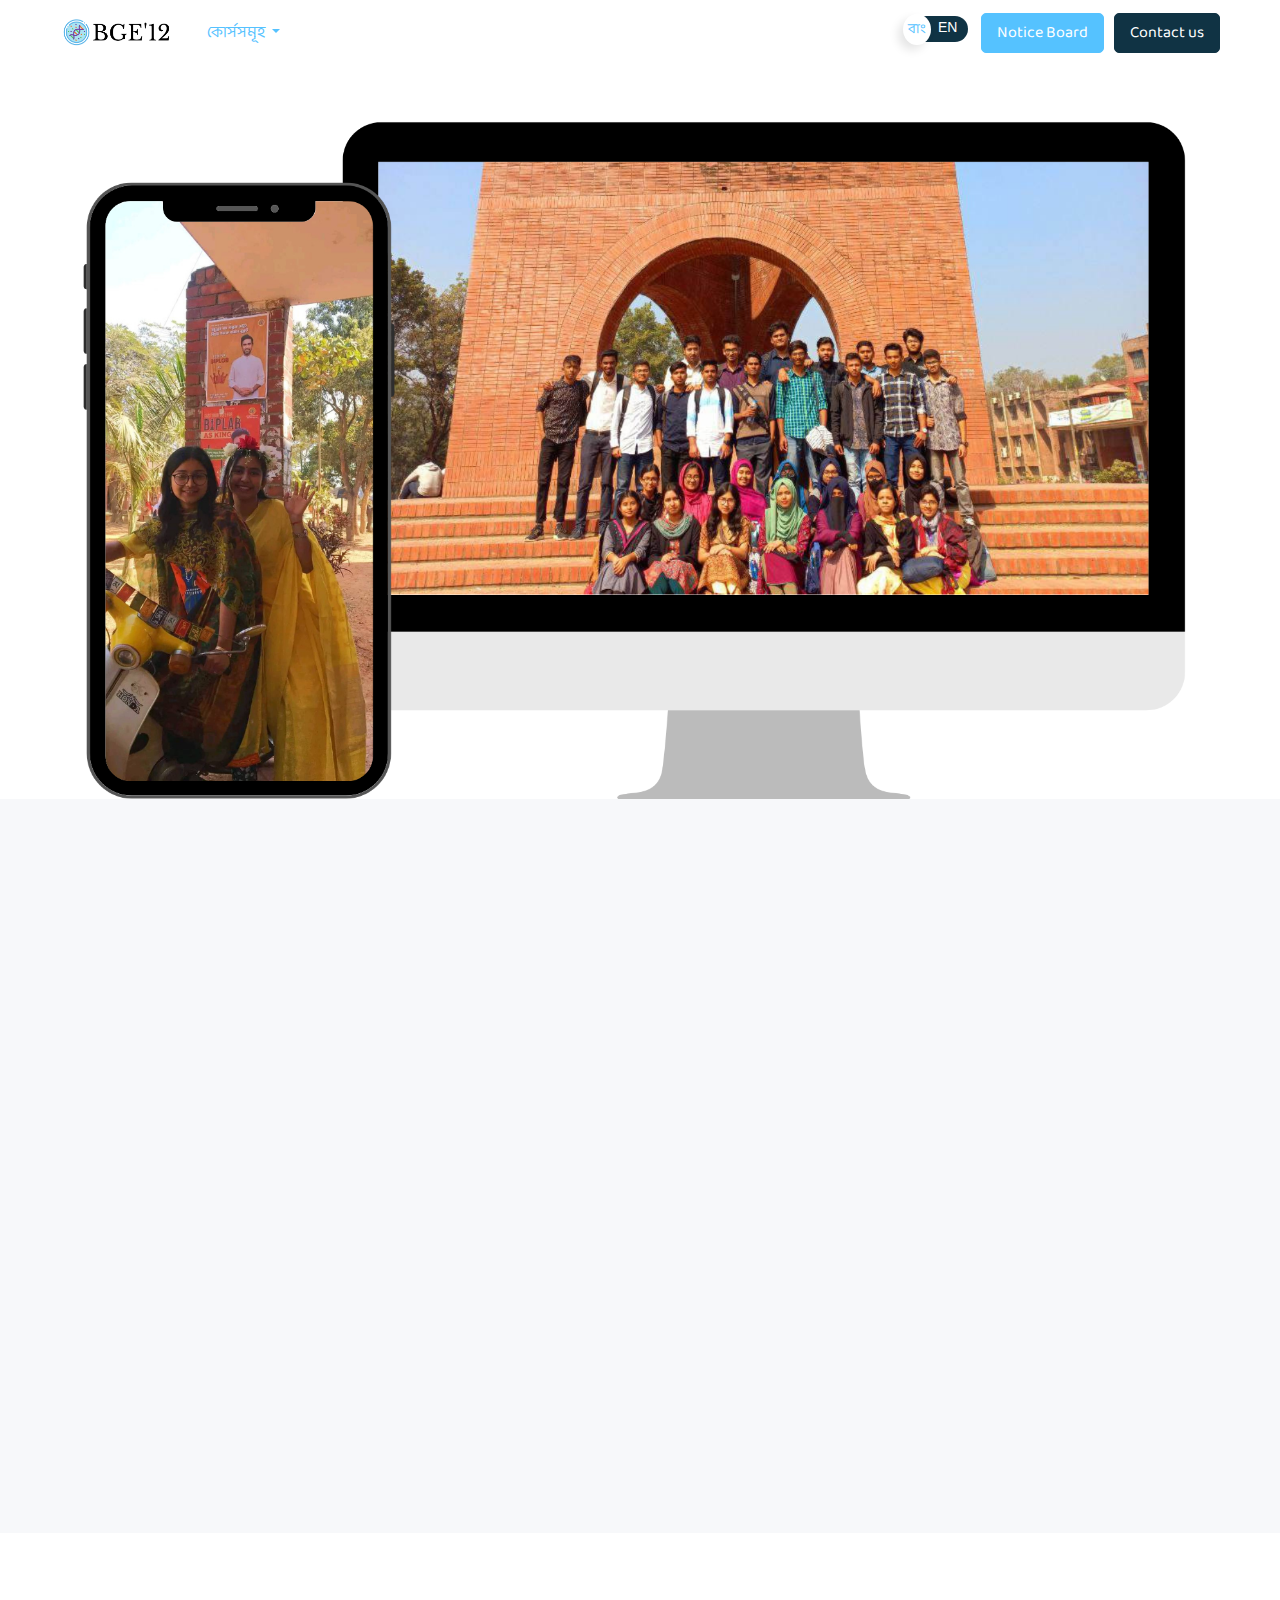
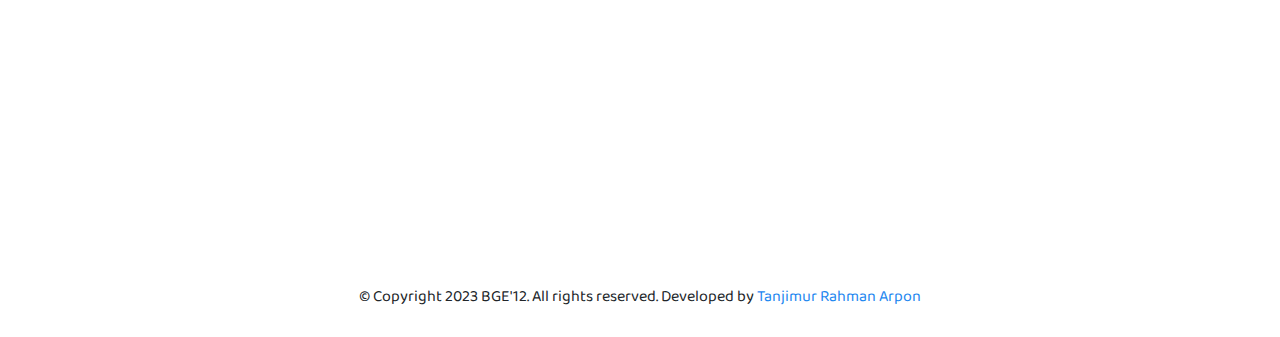
<file: index.html>
<!DOCTYPE html>
<html lang="en">
<head>
  <!--Meta Tags-->
  <meta charset="UTF-8">
  <meta name="viewport" content="width=device-width, initial-scale=1.0">
  <meta http-equiv="X-UA-Compatible" content="ie=edge">
  <!--Favicon-->
  <link rel="shortcut icon" href="./img/index.png">
  <!--Title-->
  <title>BGE'12 - Home</title>
  <!--Google Fonts-->
  <link href="https://fonts.googleapis.com/css2?family=Baloo+Da+2:wght@400;500;600;700;800&family=Barlow:wght@400;500;700;800;900&display=swap" rel="stylesheet"> 
  <!--Font Awesome Files-->
  <link rel="stylesheet" href="https://use.fontawesome.com/releases/v5.14.0/css/all.css" integrity="sha384-HzLeBuhoNPvSl5KYnjx0BT+WB0QEEqLprO+NBkkk5gbc67FTaL7XIGa2w1L0Xbgc" crossorigin="anonymous">
  <!--CSS Files-->
  <link rel="stylesheet" href="css/owl.carousel.min.css">
  <link rel="stylesheet" href="css/owl.theme.default.min.css">
  <link rel="stylesheet" href="css/bootstrap.css">
  <link rel="stylesheet" href="css/uikit.min.css">
  <link rel="stylesheet" href="css/navbar-fixed.css">
  <link rel="stylesheet" href="css/aos.css">
  <link rel="stylesheet" href="css/style.css">
</head>
<body>
  
  <!--Navigation-->
  <nav class="navbar navbar-expand-lg navbar-light bg-white" uk-sticky="top: 100; animation: uk-animation-slide-top; bottom: #sticky-on-scroll-up">
    <div class="container">
    <a class="navbar-brand" href="index.html">
      <img src="./img/logo.png" style="height: 2rem;" class="img-fluid" alt="Ten Minute School">
    </a>
    <button class="navbar-toggler" type="button" data-toggle="collapse" data-target="#navbarNavDropdown" aria-controls="navbarNavDropdown" aria-expanded="false" aria-label="Toggle navigation">
      <span class="navbar-toggler-icon"></span>
    </button>
    <div class="collapse navbar-collapse" id="navbarNavDropdown">
      <ul class="navbar-nav">
        <li class="nav-item dropdown">
          <a class="nav-link dropdown-toggle" href="#" id="navbarDropdownMenuLink" role="button" data-toggle="dropdown" aria-haspopup="true" aria-expanded="false">
            কোর্সসমূহ
          </a>
          <div class="dropdown-menu" aria-labelledby="navbarDropdownMenuLink">
            <a class="dropdown-item" href="courses/c-programming/playlist.html">C-Programming</a>
            <a class="dropdown-item" href="courses/html/playlist.html">HTML</a>
          </div>
        </li>
      </ul>
      <ul class="navbar-nav mt-0 ml-auto">
        <li class="nav-item d-none d-lg-block">
          <a href="english.html" class="nav-link">
            <div class="lang-btn">
             <h6>EN</h6>
            <span>বাং</span>
            </div>
          </a>
        </li>
        <li class="nav-item">
          <a href="https://docs.google.com/spreadsheets/d/1ACN_Ili0R_uG3HmD1mLTQljLFK_Eh_7sZmfZIol1YzY/edit?usp=sharing" class="nav-link menu-btn1"><i class="fas fa-chalkboard"></i> Notice Board</a>
        </li>
        <li class="nav-item">
          <a href="contact.html" class="nav-link menu-btn2"><i class="fas fa-address-book"></i>  Contact us</a>
        </li>
      </ul>
    </div>
  </div>
  </nav>
<div class="col-12 mt-5">
  <img src="img/c_1.png" class="img-fluid d-block" alt="">
</div>
</div>

 <!--Books Section-->
 <section id="Books" class="text-center py-5 mb-5">
   <div class="container">
     <div class="row">
       <div class="col-lg-12">
        <h2 class="section-title" data-aos="fade-up">Necessary Materials</h2>
        <a href="#" class="sub-title" data-aos="fade-up">BGE Store  <span><i class="fa fa-chevron-right"></i></span></a>
       </div>
     </div>
        <div class="owl-carousel owl-theme" data-aos="fade-up">
      <div class="item">
        <div class="slider-content pb-5 pt-2 my-4">
          <a href="https://drive.google.com/drive/folders/1njIV-37R-VxDd9zJdCkBK_pTVVjHzOIe?usp=sharing">
            <img src="img/rutine.png" alt="spoken-eng-thumb" class="slider-img img-fluid">
            <h3 class="slider-title">Class Routine</h3>
            <p class="book-author">Biotechnology & Genetic Engineering</p>
          </a>
        </div>
      </div>
      <div class="item">
        <div class="slider-content pb-5 pt-2 my-4">
          <a href="https://drive.google.com/drive/folders/1-8fB7ikfQ3MtDmZC2kfKMPzNsffDlbJw?usp=sharing">
            <img src="img/lecture.png" alt="spoken-eng-thumb" class="slider-img img-fluid">
            <h3 class="slider-title">Lecture Sheet</h3>
            <p class="book-author">Biotechnology & Genetic Engineering</p>
          </a>
        </div>
      </div>
         <div class="item">
        <div class="slider-content pb-5 pt-2 my-4">
          <a href="https://docs.google.com/spreadsheets/d/1ACN_Ili0R_uG3HmD1mLTQljLFK_Eh_7sZmfZIol1YzY/edit?usp=sharing">
            <img src="img/notice.png" alt="spoken-eng-thumb" class="slider-img img-fluid">
            <h3 class="slider-title">Notice Board</h3>
            <p class="book-author">Biotechnology & Genetic Engineering</p>
          </a>
        </div>
      </div>
      <div class="item">
        <div class="slider-content pb-5 pt-2 my-4">
          <a href="#">
            <img src="img/image.png" alt="spoken-eng-thumb" class="slider-img img-fluid">
            <h3 class="slider-title">Image Gallery</h3>
            <p class="book-author">Biotechnology & Genetic Engineering</p>
          </a>
        </div>
      </div>
          

  
 </section>
 <section id="brac-section" class="my-5">
  <div class="container">
    <div class="row p-5" data-aos="fade-up">
      <div class="col-lg-6 text-center">
        <img src="img/club.png" class="img-fluid" style="max-height: 10em; width: auto;" alt="Brac">
      </div>
      <div class="col-lg-6">
        <h2 class="mb-2 section-title">Jahangirnagar University Club</h2>
        <p>জাহাঙ্গীরনগর বিশ্ববিদ্যালয়ের সকল ক্লাব সম্পর্কিত তথ্যের জন্য এক্সপ্লোর বাটনে ক্লিক করুন </p>
        <a href="#" class="button btn-brac">Explore <span><i class="fa fa-chevron-right"></i></span></a>
      </div>
    </div>
  </div>
</section>
  <footer style="text-align: center;">
  <p class="cp-text">
      © Copyright 2023 BGE'12. All rights reserved. Developed by <a href="https://www.facebook.com/arpon.tanjimur/">Tanjimur Rahman Arpon</a>
  </p>
  </footer>


  <!--JS Scripts-->
  <script src="js/jquery.min.js"></script>
  <script src="js/popper.js"></script>
  <script src="js/navbar-fixed.js"></script>
  <script src="js/uikit.min.js"></script>
  <script src="js/uikit-icons.min.js"></script>
  <script src="js/owl.carousel.min.js"></script>
  <script src="js/aos.js"></script>
  <script src="js/bootstrap.min.js"></script>
  <script src="js/main.js"></script>
</body>
</html>
</file>
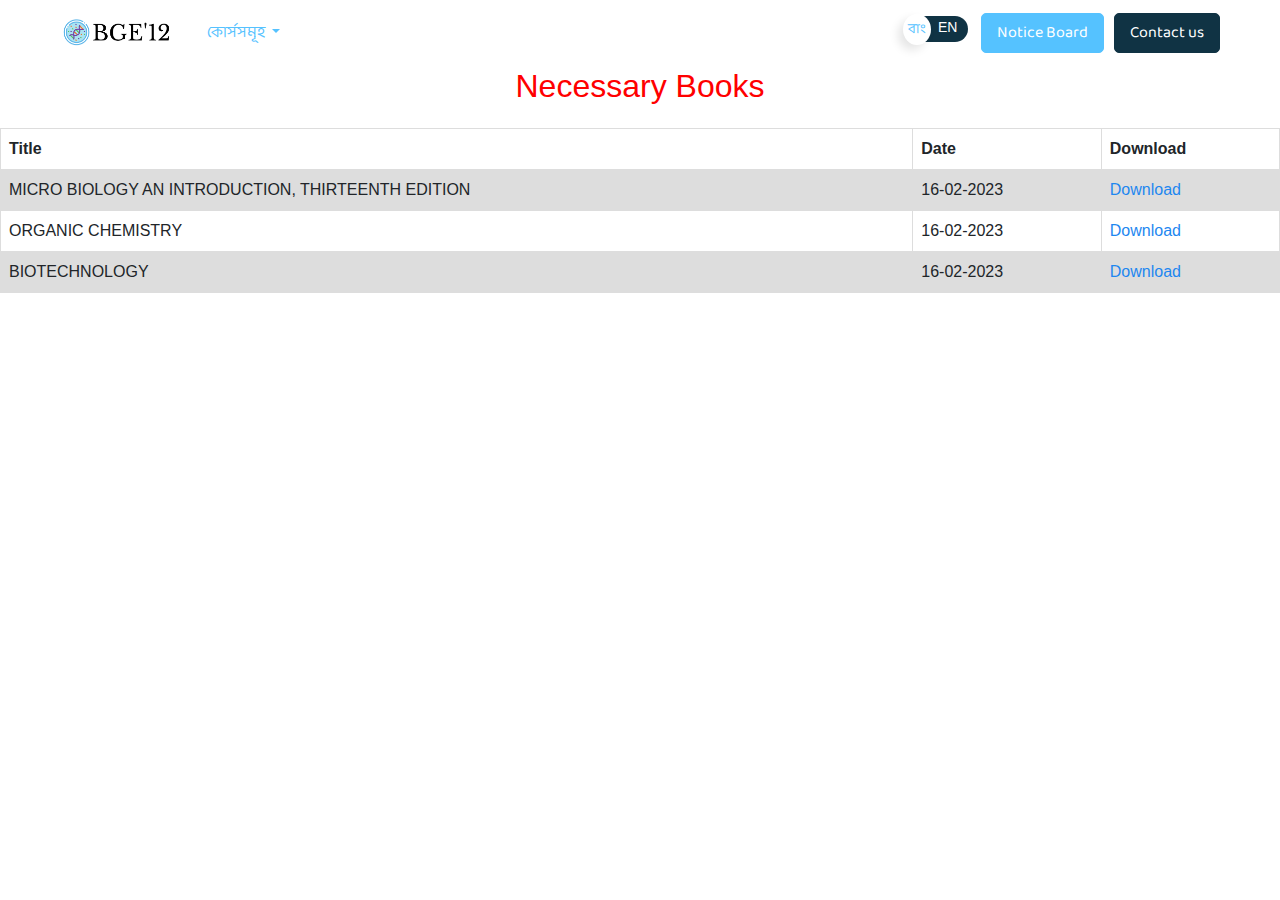
<file: book.html>
<!DOCTYPE html>
<html lang="en">
<head>
  <!--Meta Tags-->
  <meta charset="UTF-8">
  <meta name="viewport" content="width=device-width, initial-scale=1.0">
  <meta http-equiv="X-UA-Compatible" content="ie=edge">
  <!--Favicon-->
  <link rel="shortcut icon" href="./img/index.png">
  <!--Title-->
  <title>BGE'12 - Necessary Books</title>
  <!--Google Fonts-->
  <link href="https://fonts.googleapis.com/css2?family=Baloo+Da+2:wght@400;500;600;700;800&family=Barlow:wght@400;500;700;800;900&display=swap" rel="stylesheet"> 
  <!--Font Awesome Files-->
  <link rel="stylesheet" href="https://use.fontawesome.com/releases/v5.14.0/css/all.css" integrity="sha384-HzLeBuhoNPvSl5KYnjx0BT+WB0QEEqLprO+NBkkk5gbc67FTaL7XIGa2w1L0Xbgc" crossorigin="anonymous">
  <!--CSS Files-->
  <link rel="stylesheet" href="css/owl.carousel.min.css">
  <link rel="stylesheet" href="css/owl.theme.default.min.css">
  <link rel="stylesheet" href="css/bootstrap.css">
  <link rel="stylesheet" href="css/uikit.min.css">
  <link rel="stylesheet" href="css/navbar-fixed.css">
  <link rel="stylesheet" href="css/aos.css">
  <link rel="stylesheet" href="css/style.css">
  <style>
    table {
      font-family: arial, sans-serif;
      border-collapse: collapse;
      width: 100%;
    }
    
    td, th {
      border: 1px solid #dddddd;
      text-align: left;
      padding: 8px;
    }
    
    tr:nth-child(even) {
      background-color: #dddddd;
    }
    </style>
</head>
<body>
  
  <!--Navigation-->
  <nav class="navbar navbar-expand-lg navbar-light bg-white" uk-sticky="top: 100; animation: uk-animation-slide-top; bottom: #sticky-on-scroll-up">
    <div class="container">
    <a class="navbar-brand" href="index.html">
      <img src="./img/logo.png" style="height: 2rem;" class="img-fluid" alt="Ten Minute School">
    </a>
    <button class="navbar-toggler" type="button" data-toggle="collapse" data-target="#navbarNavDropdown" aria-controls="navbarNavDropdown" aria-expanded="false" aria-label="Toggle navigation">
      <span class="navbar-toggler-icon"></span>
    </button>
    <div class="collapse navbar-collapse" id="navbarNavDropdown">
      <ul class="navbar-nav">
        <li class="nav-item dropdown">
          <a class="nav-link dropdown-toggle" href="#" id="navbarDropdownMenuLink" role="button" data-toggle="dropdown" aria-haspopup="true" aria-expanded="false">
            কোর্সসমূহ
          </a>
          <div class="dropdown-menu" aria-labelledby="navbarDropdownMenuLink">
            <a class="dropdown-item" href="courses/c-programming/playlist.html">C-Programming</a>
            <a class="dropdown-item" href="courses/html/playlist.html">HTML</a>
          </div>
        </li>
      </ul>
      <ul class="navbar-nav mt-0 ml-auto">
        <li class="nav-item d-none d-lg-block">
          <a href="english.html" class="nav-link">
            <div class="lang-btn">
             <h6>EN</h6>
            <span>বাং</span>
            </div>
          </a>
        </li>
        <li class="nav-item">
          <a href="https://docs.google.com/spreadsheets/d/1ACN_Ili0R_uG3HmD1mLTQljLFK_Eh_7sZmfZIol1YzY/edit?usp=sharing" class="nav-link menu-btn1"><i class="fas fa-chalkboard"></i> Notice Board</a>
        </li>
        <li class="nav-item">
          <a href="contact.html" class="nav-link menu-btn2"><i class="fas fa-address-book"></i>  Contact us</a>
        </li>
      </ul>
    </div>
  </div>
  </nav>
  <div class="section-title1">
    <h2 style="color: red; text-align:center">Necessary Books</h2>
        </div>
       
  <table>
    <tr>
      <th>Title</th>
      <th>Date</th>
      <th>Download</th>
    </tr>
    <tr>
      <td>MICRO BIOLOGY AN INTRODUCTION, THIRTEENTH EDITION</td>
      <td>16-02-2023</td>
      <td><a href="https://drive.google.com/file/d/1IKhnFcT2EMRQxbY953Ce_dcAWmlpc4jr/view?usp=sharing" download>Download</a></td>
    </tr>
    <tr>
      <td>ORGANIC CHEMISTRY</td>
      <td>16-02-2023</td>
      <td><a href="https://drive.google.com/file/d/1gr7FrKEY0ovpzsqKz5O3MImOby-4Ifqi/view?usp=sharing" download>Download</a></td>
    </tr>
    <tr>
      <td>BIOTECHNOLOGY</td>
      <td>16-02-2023</td>
      <td><a href="https://drive.google.com/file/d/1KDK_t8L4_px1PTGf_UOOCFQ099ygTv7X/view?usp=sharing" download>Download</a></td>
    </tr>

  </table>





  <!--JS Scripts-->
  <script src="js/jquery.min.js"></script>
  <script src="js/popper.js"></script>
  <script src="js/navbar-fixed.js"></script>
  <script src="js/uikit.min.js"></script>
  <script src="js/uikit-icons.min.js"></script>
  <script src="js/owl.carousel.min.js"></script>
  <script src="js/aos.js"></script>
  <script src="js/bootstrap.min.js"></script>
  <script src="js/main.js"></script>
</body>
</html>
</file>
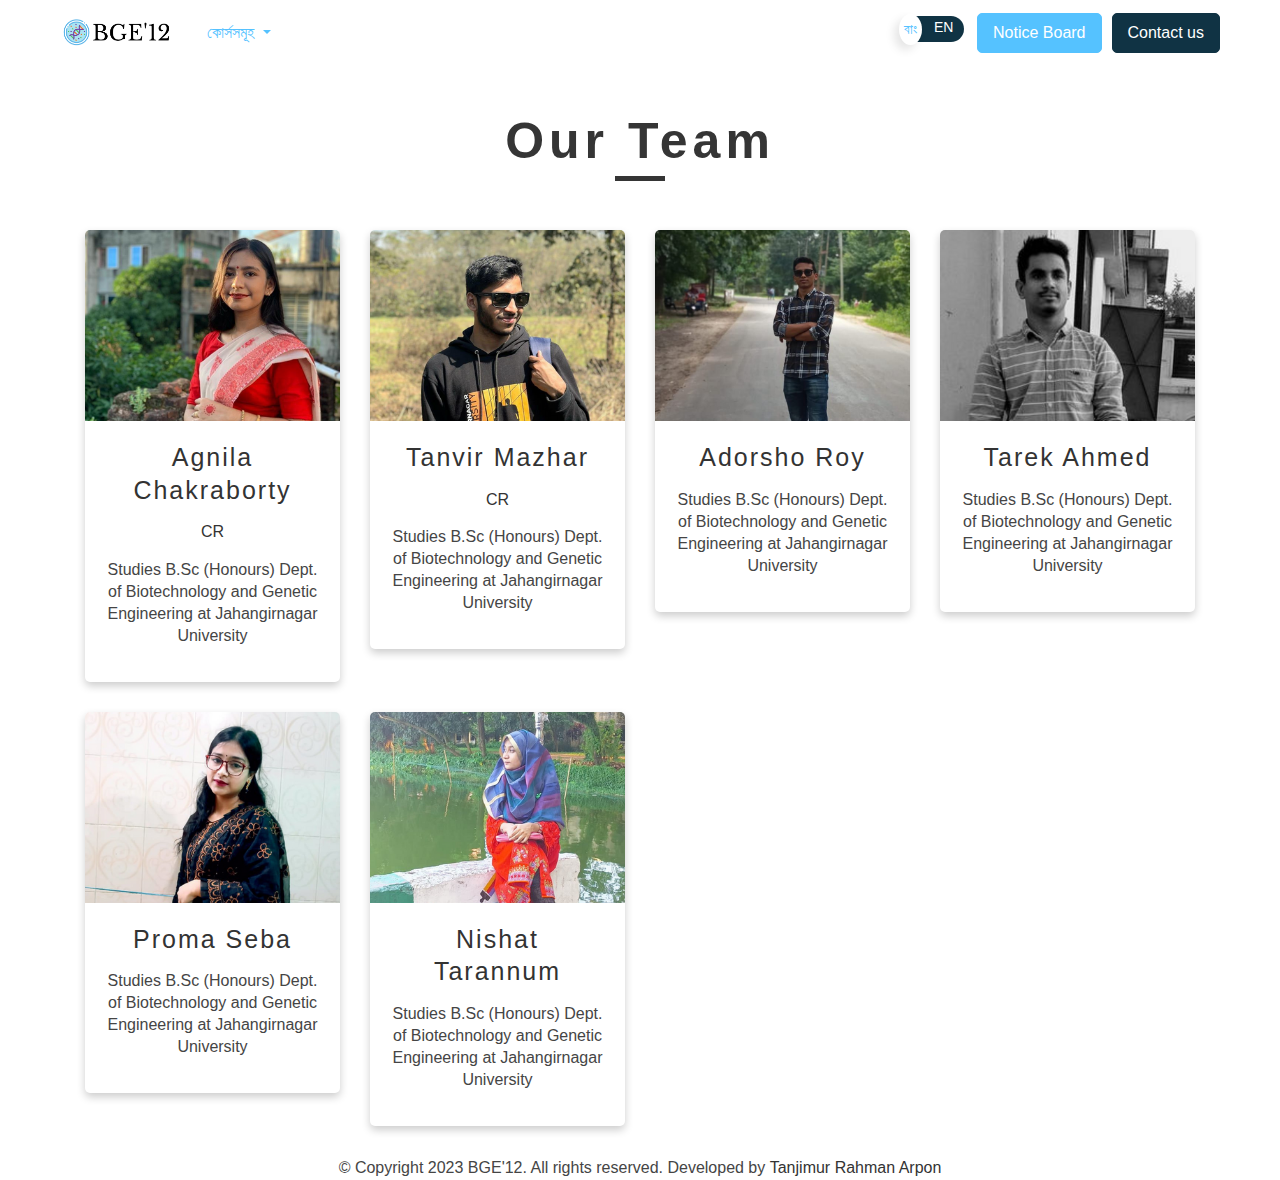
<file: contact.html>
<!DOCTYPE html>
<html lang="en">
<head>
  <!--Meta Tags-->
  <meta charset="UTF-8">
  <meta name="viewport" content="width=device-width, initial-scale=1.0">
  <meta http-equiv="X-UA-Compatible" content="ie=edge">
  <!--Favicon-->
  <link rel="shortcut icon" href="./img/index.png">
  <!--Title-->
  <title>BGE'12 - Contact</title>
  <!--Google Fonts-->
  <link href="https://fonts.googleapis.com/css2?family=Baloo+Da+2:wght@400;500;600;700;800&family=Barlow:wght@400;500;700;800;900&display=swap" rel="stylesheet"> 
  <!--Font Awesome Files-->
  <link rel="stylesheet" href="https://use.fontawesome.com/releases/v5.14.0/css/all.css" integrity="sha384-HzLeBuhoNPvSl5KYnjx0BT+WB0QEEqLprO+NBkkk5gbc67FTaL7XIGa2w1L0Xbgc" crossorigin="anonymous">
  <!--CSS Files-->
  <link rel="stylesheet" href="css/owl.carousel.min.css">
  <link rel="stylesheet" href="css/owl.theme.default.min.css">
  <link rel="stylesheet" href="css/bootstrap.css">
  <link rel="stylesheet" href="css/uikit.min.css">
  <link rel="stylesheet" href="css/navbar-fixed.css">
  <link rel="stylesheet" href="css/aos.css">
  <link rel="stylesheet" href="css/style.css">
  <style>
  /**********************************/
/********** General CSS ***********/
/**********************************/
*,
*::before,
*::after {
    box-sizing: border-box;
}

html {
    font-family: sans-serif;
    line-height: 1.15;
    -webkit-text-size-adjust: 100%;
    -webkit-tap-highlight-color: rgba(0, 0, 0, 0);
}

body {
    font-family: 'Lato', sans-serif;
    color: #454545;
    font-weight: 300;
    background: #ffffff;
}

a {
    color: #333333;
    font-weight: 400;
    outline: none;
    text-decoration: none;
    transition: 0.5s;
}

a:hover,
a:active,
a:focus {
    outline: none;
    text-decoration: none;
}

p {
    padding: 0;
    margin: 0 0 15px 0;
    color: #454545;
    font-weight: 300;
}

h1,
h2,
h3,
h4,
h5,
h6 {
    padding: 0;
    margin: 0 0 15px 0;
    color: #333333;
    font-weight: 700;
    
}

h1 {
    font-weight: 900;
}

img {
    width: 100%;
    height: auto;
}



/**********************************/
/***** Layout & Section Title *****/
/**********************************/
.container {
    width: 100%;
    padding-right: 15px;
    padding-left: 15px;
    margin-right: auto;
    margin-left: auto;
}

@media (min-width: 576px) {
    .container {
        max-width: 540px;
    }
}

@media (min-width: 768px) {
    .container {
        max-width: 720px;
    }
}

@media (min-width: 992px) {
    .container {
        max-width: 960px;
    }
}

@media (min-width: 1200px) {
    .container {
        max-width: 1140px;
    }
}

.row {
    display: -ms-flexbox;
    display: flex;
    -ms-flex-wrap: wrap;
    flex-wrap: wrap;
    margin-right: -15px;
    margin-left: -15px;
}

.column {
    position: relative;
    width: 100%;
    padding-right: 15px;
    padding-left: 15px;
    -ms-flex: 0 0 100%;
    flex: 0 0 100%;
    max-width: 100%;
}

@media (min-width: 576px) {
    .column {
        -ms-flex: 0 0 50%;
        flex: 0 0 50%;
        max-width: 50%;
    }
}

@media (min-width: 768px) {
    .column {
        -ms-flex: 0 0 33.333333%;
        flex: 0 0 33.333333%;
        max-width: 33.333333%;
    }
}

@media (min-width: 992px) {
    .column {
        -ms-flex: 0 0 25%;
        flex: 0 0 25%;
        max-width: 25%;
    }
}

.section-title {
    width: 100%;
    text-align: center;
    padding: 45px 0 30px 0;
}

.section-title::after {
    position: absolute;
    content: "";
    width: 50px;
    height: 5px;
    left: calc(50% - 25px);
    background: #353535;
}

.section-title h1 {
    color: #353535;
    font-size: 50px;
    letter-spacing: 5px;
    margin-bottom: 5px;
}

@media(max-width: 767.98px) {
    .section-title h1 {
        font-size: 40px;
        letter-spacing: 3px;
    }
}

@media(max-width: 567.98px) {
    .section-title h1 {
        font-size: 30px;
        letter-spacing: 2px;
    }
}
  
/**********************************/
/********** Team #2 Style *********/
/**********************************/
.team-2 {
    text-align: center;
    margin-bottom: 30px;
    border-radius: 5px;
    box-shadow: 0 4px 8px 0 rgba(0, 0, 0, 0.2);
}

.team-2 .team-img {
    position: relative;
    font-size: 0;
    border-radius: 5px 5px 0 0;
}

.team-2 .team-img img {
    width: 100%;
    height: auto;
    border-radius: 5px 5px 0 0;
}

.team-2 .team-social {
    position: absolute;
    width: 100%;
    height: 100%;
    padding: 20px;
    top: 0;
    left: 0;
    display: flex;
    align-items: center;
    justify-content: center;
    background: rgba(255, 255, 255, .5);
    transition: all .3s;
    font-size: 0;
    z-index: 1;
    opacity: 0;
}

.team-2:hover .team-social {
    opacity: 1;
}

.team-2 .team-social a {
    display: inline-block;
    width: 40px;
    height: 40px;
    margin-right: 5px;
    padding: 11px 0 10px 0;
    font-size: 16px;
    font-weight: 300;
    line-height: 16px;
    text-align: center;
    color: #ffffff;
    border-radius: 5px;
    transition: all .3s;
    margin-top: 50px;
}

.team-2 .team-social a.social-tw {
    background: #00acee;
}

.team-2 .team-social a.social-fb {
    background: #3b5998;
}

.team-2 .team-social a.social-li {
    background: #0e76a8;
}

.team-2 .team-social a.social-in {
    background: #3f729b;
}

.team-2 .team-social a.social-yt {
    background: #c4302b;
}

.team-2 .team-social a:last-child {
    margin-right: 0;
}

.team-2:hover .team-social a {
    margin-top: 0;
}

.team-2 .team-social a:hover {
    color: #222222;
    background: #ffffff;
}

.team-2 .team-content {
    padding: 20px;
}

.team-2 .team-content h2 {
    font-size: 25px;
    font-weight: 400;
    letter-spacing: 2px;
}

.team-2 .team-content h3 {
    font-size: 16px;
    font-weight: 300;
}

.team-2 .team-content h4 {
    font-size: 16px;
    font-weight: 300;
    font-style: italic;
    letter-spacing: 1px;
    margin-bottom: 0;
}

.team-2 .team-content p {
    font-size: 16px;
    font-weight: 400;
    line-height: 22px;
}


  </style>
</head>
<body>
  
  <!--Navigation-->
  <nav class="navbar navbar-expand-lg navbar-light bg-white" uk-sticky="top: 100; animation: uk-animation-slide-top; bottom: #sticky-on-scroll-up">
    <div class="container">
    <a class="navbar-brand" href="index.html">
      <img src="img/logo.png" style="height: 2rem;" class="img-fluid" alt="Ten Minute School">
    </a>
    <button class="navbar-toggler" type="button" data-toggle="collapse" data-target="#navbarNavDropdown" aria-controls="navbarNavDropdown" aria-expanded="false" aria-label="Toggle navigation">
      <span class="navbar-toggler-icon"></span>
    </button>
    <div class="collapse navbar-collapse" id="navbarNavDropdown">
      <ul class="navbar-nav">
        <li class="nav-item dropdown">
          <a class="nav-link dropdown-toggle" href="#" id="navbarDropdownMenuLink" role="button" data-toggle="dropdown" aria-haspopup="true" aria-expanded="false">
            কোর্সসমূহ
          </a>
          <div class="dropdown-menu" aria-labelledby="navbarDropdownMenuLink">
            <a class="dropdown-item" href="courses/c-programming/playlist.html">C-Programming</a>
            <a class="dropdown-item" href="courses/html/playlist.html">HTML</a>
          
          </div>
        </li>
      </ul>
      <ul class="navbar-nav mt-0 ml-auto">
        <li class="nav-item d-none d-lg-block">
          <a href="english.html" class="nav-link">
            <div class="lang-btn">
             <h6>EN</h6>
            <span>বাং</span>
            </div>
          </a>
        </li>
        <li class="nav-item">
          <a href="https://docs.google.com/spreadsheets/d/1ACN_Ili0R_uG3HmD1mLTQljLFK_Eh_7sZmfZIol1YzY/edit?usp=sharing" class="nav-link menu-btn1" class="nav-link menu-btn1"><i class="fas fa-chalkboard"></i> Notice Board</a>
        </li>
        <li class="nav-item">
          <a href="contact.html" class="nav-link menu-btn2"><i class="fas fa-address-book"></i>  Contact us</a>
        </li>
      </ul>
    </div>
  </div>
  </nav>

  <!-- Team #2 Start -->
  <div class="container">
    <div class="section-title">
        <h1>Our Team</h1>
    </div>
    <div class="row">
        <div class="column">
            <div class="team-2">
                <div class="team-img">
                    <img src="img/team/1.png" alt="Team Image">
                    <div class="team-social">
                        <a class="social-fb" href="https://www.facebook.com/agnila.chakraborty21"><i class="fab fa-facebook-f"></i></a>
                    </div>
                </div>
                <div class="team-content">
                    <h2>Agnila Chakraborty</h2>
                    <h3>CR</h3>
                    <p>Studies B.Sc (Honours) Dept. of Biotechnology and Genetic Engineering at Jahangirnagar University</p>
                </div>
            </div>
        </div>
        <div class="column">
          <div class="team-2">
              <div class="team-img">
                  <img src="img/team/3.png" alt="Team Image">
                  <div class="team-social">
                      
                      <a class="social-fb" href="https://www.facebook.com/tanvir.mazhar.7737"><i class="fab fa-facebook-f"></i></a>
               
                  </div>
              </div>
              <div class="team-content">
                  <h2>Tanvir Mazhar</h2>
                  <h3>CR</h3>
                  <p>Studies B.Sc (Honours) Dept. of Biotechnology and Genetic Engineering at Jahangirnagar University</p>
                  
              </div>
          </div>
      </div>
        <div class="column">
            <div class="team-2">
                <div class="team-img">
                    <img src="img/team/2.png" alt="Team Image">
                    <div class="team-social">
                        
                        <a class="social-fb" href="https://www.facebook.com/adorsho.kumar/"><i class="fab fa-facebook-f"></i></a>
                 
                    </div>
                </div>
                <div class="team-content">
                    <h2>Adorsho Roy</h2>
                    
                    <p>Studies B.Sc (Honours) Dept. of Biotechnology and Genetic Engineering at Jahangirnagar University</p>
                    
                </div>
            </div>
          </div>
        <div class="column">
            <div class="team-2">
                <div class="team-img">
                    <img src="img/team/4.png" alt="Team Image">
                    <div class="team-social">
                        
                        <a class="social-fb" href="https://www.facebook.com/profile.php?id=100056735530502"><i class="fab fa-facebook-f"></i></a>
                  
                    </div>
                </div>
                <div class="team-content">
                    <h2>Tarek Ahmed</h2>
                   
                    <p>Studies B.Sc (Honours) Dept. of Biotechnology and Genetic Engineering at Jahangirnagar University</p>
                   
                </div>
            </div>
        </div>
    </div> 
</div>
<!-- Team #2 End -->
 <!-- Team #2 Start -->
 <div class="container">
  <div class="row">
      <div class="column">
          <div class="team-2">
              <div class="team-img">
                  <img src="img/team/5.png" alt="Team Image">
                  <div class="team-social">
                      <a class="social-fb" href="https://www.facebook.com/proma.seba/"><i class="fab fa-facebook-f"></i></a>
                  </div>
              </div>
              <div class="team-content">
                  <h2>Proma Seba</h2>
                  <p>Studies B.Sc (Honours) Dept. of Biotechnology and Genetic Engineering at Jahangirnagar University</p>
              </div>
          </div>
      </div>
      <div class="column">
        <div class="team-2">
            <div class="team-img">
                <img src="img/team/6.png" alt="Team Image">
                <div class="team-social">
                    
                    <a class="social-fb" href="https://www.facebook.com/nishat.tarannum.3323"><i class="fab fa-facebook-f"></i></a>
             
                </div>
            </div>
            <div class="team-content">
                <h2>Nishat Tarannum</h2>
               
                <p>Studies B.Sc (Honours) Dept. of Biotechnology and Genetic Engineering at Jahangirnagar University</p>
                
            </div>
        </div>
    </div>
    
 
  </div> 
</div>
<!-- Team #2 End -->
   <footer style="text-align: center;">
  <p class="cp-text">
      © Copyright 2023 BGE'12. All rights reserved. Developed by <a href="https://www.facebook.com/arpon.tanjimur/">Tanjimur Rahman Arpon</a>
  </p>
  </footer>
  <!--JS Scripts-->
  <script src="js/jquery.min.js"></script>
  <script src="js/popper.js"></script>
  <script src="js/navbar-fixed.js"></script>
  <script src="js/uikit.min.js"></script>
  <script src="js/uikit-icons.min.js"></script>
  <script src="js/owl.carousel.min.js"></script>
  <script src="js/aos.js"></script>
  <script src="js/bootstrap.min.js"></script>
  <script src="js/main.js"></script>
</body>
</html>
</file>
<file: css/navbar-fixed.css>
html, body {
  height: 100%;
}

.container-fluid > .container, .container > .row {
  height: 100%;
}

/* nav */
nav {
  min-height: 3.5rem;
}
nav.fixed-top {
  padding: 0.5rem;
}
nav.bg-primary li a {
  color: #fff !important;
}
nav li a.active {
  padding: .2rem .4rem;
  color: #0275d8 !important;
  background-color: #fff;
  border-radius: .2rem;
  margin: .3rem 0.6rem;
}
nav .navbar-collapse.collapsing ul,
nav .navbar-collapse.show ul {
  margin-top: 3rem;
}
nav .navbar-collapse.collapsing li a,
nav .navbar-collapse.show li a  {
  padding: 0.5rem;
}

nav .navbar-collapse.show li a.active  {
  margin: 0;
}

.navbar-toggler {
  border: 0;
}

.bg-primary {
  color: #fff;
}
</file>
<file: css/style.css>
/* ============== Basic Setup ===================== */
body {
  font-family: 'Baloo Da 2', cursive; }

.container, .container-sm, .container-md, .container-lg, .container-xl {
  max-width: 1280px; }

/* ============== Global Classes ===================== */
.button {
  background: #55C2FF;
  margin: 5px 0;
  border-radius: 5px;
  color: #fff;
  padding: 7px 15px;
  border: 1px solid #55C2FF;
  transition: 0.3s;
  display: inline-block; }
  .button:hover {
    background: #fff;
    color: #55C2FF; }

.section-title {
  font-size: 2rem;
  margin-bottom: 1.5rem;
  color: #55C2FF;
  font-weight: 700;
  line-height: 1.125;
  word-break: break-word; }

.section-description {
  color: #696969;
  font-size: 1rem;
  margin-bottom: 0;
  transition: .5s;
  max-width: 600px;
  margin: auto; }

/* ============== Navigation ===================== */
.navbar .container, .navbar .container-sm, .navbar .container-md, .navbar .container-lg, .navbar .container-xl {
  max-width: 1200px; }

.navbar .nav-item .nav-link {
  color: #55C2FF; }
  .navbar .nav-item .nav-link .lang-btn {
    background: #103344;
    width: 60px;
    height: 26px;
    border-radius: 10em;
    text-align: center;
    position: relative; }
    .navbar .nav-item .nav-link .lang-btn h6 {
      color: #fff;
      font-weight: 400;
      position: absolute;
      top: 2px;
      left: 30px; }
    .navbar .nav-item .nav-link .lang-btn span {
      background: #fff;
      color: #55C2FF;
      font-size: 14px;
      position: absolute;
      left: -5px;
      top: -2.5px;
      padding: 5px;
      border-radius: 50%;
      font-size: 14px;
      box-shadow: -5px 5px 10px rgba(0, 0, 0, 0.1); }
  .navbar .nav-item .nav-link .lang-btn-eng {
    background: #103344;
    width: 60px;
    height: 26px;
    border-radius: 10em;
    text-align: center;
    position: relative; }
    .navbar .nav-item .nav-link .lang-btn-eng h6 {
      color: #fff;
      font-weight: 400;
      position: absolute;
      left: 5px;
      top: 5px;
      font-size: .9rem; }
    .navbar .nav-item .nav-link .lang-btn-eng span {
      background: #fff;
      color: #55C2FF;
      font-size: 14px;
      position: absolute;
      right: -3px;
      top: -2.5px;
      padding: 5px;
      border-radius: 50%;
      font-size: 14px;
      box-shadow: -5px 5px 10px rgba(0, 0, 0, 0.1); }

.navbar .nav-item .menu-btn1 {
  background: #55C2FF;
  margin: 5px;
  border-radius: 5px;
  color: #fff;
  padding: 7px 15px;
  border: 1px solid #55C2FF;
  transition: 0.3s; }
  .navbar .nav-item .menu-btn1:hover {
    background: #fff;
    color: #55C2FF; }

.navbar .nav-item .menu-btn2 {
  background: #103344;
  margin: 5px;
  border-radius: 5px;
  color: #fff;
  padding: 7px 15px;
  border: 1px solid #103344;
  transition: 0.3s; }
  .navbar .nav-item .menu-btn2:hover {
    background: #fff;
    color: #01070A; }

/* ============== Home Section ===================== */
#home .row {
  border-radius: 1.5rem; }
  #home .row .title {
    font-size: 3rem;
    font-weight: 700;
    color: #342d65; }
    #home .row .title span {
      color: #ff284f; }
  #home .row .little-description {
    color: #696969;
    font-size: 1rem;
    line-height: 1.25;
    margin-top: 20px; }
    #home .row .little-description span {
      color: #ff284f;
      font-weight: bold; }

#home a {
  text-decoration: none; }
  #home a .home-column {
    border-radius: 1.5rem;
    background: #fff;
    transition: .5s; }
    #home a .home-column img {
      height: 96px;
      width: 96px; }
    #home a .home-column p {
      color: #696969;
      font-size: 1rem;
      margin-bottom: 0;
      transition: .5s; }
    #home a .home-column span {
      color: #696969;
      transition: .5s; }
    #home a .home-column:hover {
      background: #342d65; }
      #home a .home-column:hover p {
        color: #fff; }
      #home a .home-column:hover span {
        color: #fff; }

@media only screen and (max-width: 991px) {
  #home a .home-column {
    position: relative; }
    #home a .home-column img {
      height: 64px;
      width: 64px;
      display: inline-block;
      text-align: left;
      margin-left: 10px;
      margin-right: 10px; }
    #home a .home-column p {
      display: inline; }
    #home a .home-column video {
      width: 100%; } }

@media only screen and (max-width: 1200px) {
  #home video {
    width: 100%; } }

/* ============== Brac Section ===================== */
#brac-section .row {
  background: #EFF5FF;
  border-radius: 0rem; }
  #brac-section .row a {
    text-decoration: none; }
  #brac-section .row .btn-brac {
    background: #3DB188;
    border: 1px solid #3DB188;
    display: inline-block;
    margin-top: 10px; }
    #brac-section .row .btn-brac:hover {
      background: #fff;
      color: #3DB188; }
  #brac-section .row p {
    color: #696969;
    font-size: 1rem;
    margin-bottom: 0;
    transition: .5s; }

/* ============== Books Section ===================== */
#Books {
  background: #F7F8FA; }
  #Books .sub-title {
    color: #103344;
    font-weight: 700 !important;
    text-decoration: none; }
    #Books .sub-title:hover {
      color: #342d65; }
  #Books .owl-carousel .item .slider-content {
    background: #fff;
    border-radius: 0rem;
    box-shadow: -3px 3px 20px rgba(0, 0, 0, 0.1), 3px 3px 20px rgba(0, 0, 0, 0.1); }
    #Books .owl-carousel .item .slider-content a {
      text-decoration: none; }
      #Books .owl-carousel .item .slider-content a .slider-img {
        height: 18em;
        width: auto;
        margin: auto;
        padding: 20px 0;
        display: block;
        border-radius: 0%; }
      #Books .owl-carousel .item .slider-content a .slider-title {
        font-size: 20px;
        color: #34315d;
        font-weight: 700;
        line-height: 1.125; }
      #Books .owl-carousel .item .slider-content a p {
        color: #696969;
        font-size: 1rem;
        margin-bottom: 0;
        transition: .5s; }
  #Books .owl-carousel .owl-nav button:focus, #Books .owl-carousel .owl-nav button:hover {
    outline: none;
    background-color: transparent;
    box-shadow: none;
    color: #333; }
  #Books .owl-carousel .owl-nav button span {
    background: #fff;
    padding: 0 1.5rem;
    border-radius: 50%;
    font-size: 2rem;
    box-shadow: -3px 3px 20px rgba(0, 0, 0, 0.1), 3px 3px 20px rgba(0, 0, 0, 0.1);
    margin-left: calc(1.5em - 1px);
    margin-right: calc(1.5em - 1px); }
  #Books .owl-carousel .owl-dots {
    margin-top: -2.5rem; }
    #Books .owl-carousel .owl-dots .active span {
      background: #103344; }
  @media only screen and (max-width: 991px) {
    #Books .owl-dots {
      display: none; }
    #Books .owl-nav button span {
      margin-left: calc(.5em - 1px);
      margin-right: calc(.5em - 1px); } }

/* ============== Slider Section ===================== */
#slider .carousel .carousel-control-prev,
#slider .carousel .carousel-control-next {
  color: #111;
  font-size: 1rem; }
  #slider .carousel .carousel-control-prev i,
  #slider .carousel .carousel-control-next i {
    background: #fff;
    padding: .6rem .8rem;
    border-radius: 50%;
    box-shadow: -5px 5px 20px rgba(0, 0, 0, 0.1), 5px 5px 20px rgba(0, 0, 0, 0.1); }

/* ============== Learn Section ===================== */
#learn h2 span {
  color: #103344 !important; }

#learn p {
  color: #696969; }

#learn .button {
  text-decoration: none;
  background: #103344;
  border: 1px solid #103344; }
  #learn .button:hover {
    background: #fff;
    color: #103344; }

#learn .learn-culumn {
  background: #fff;
  border-radius: .7rem;
  box-shadow: -3px 3px 20px rgba(0, 0, 0, 0.1), 3px 3px 20px rgba(0, 0, 0, 0.1);
  position: relative; }
  #learn .learn-culumn .culumn-content {
    position: absolute;
    top: 25px;
    left: 95px; }
  #learn .learn-culumn h2 {
    font-size: 1.5rem;
    margin: 0; }

@media only screen and (max-width: 768px) {
  #learn .study-img img {
    width: 100%; } }

/* ============== Digital Learning ===================== */
#digital-learning .section-title-top {
  color: #342d65;
  margin-bottom: 12px; }

#digital-learning .section-title span {
  color: #ff284f; }

#digital-learning .button {
  text-decoration: none;
  background: #ff284f;
  border: 1px solid #ff284f;
  margin-top: 20px; }
  #digital-learning .button:hover {
    background: #fff;
    color: #ff284f; }

#digital-learning .digital-slider {
  max-width: 600px;
  margin: auto; }
  #digital-learning .digital-slider .owl-carousel .owl-dots {
    margin-top: 30px; }
    #digital-learning .digital-slider .owl-carousel .owl-dots span {
      width: 8.5px;
      height: 8.5px; }
    #digital-learning .digital-slider .owl-carousel .owl-dots .active span {
      background: red; }

/* ============== Footer section ===================== */
#footer {
  background: linear-gradient(180deg, #fff 0%, #fff 100%); }
  #footer .culumn-1 .footer-description {
    max-width: 500px; }
    #footer .culumn-1 .footer-description .section-description {
      color: #fff;
      margin: 1.5rem 0; }
  #footer .culumn-1 .social-icons {
    width: 180px; }
    #footer .culumn-1 .social-icons a {
      font-size: 1.5rem;
      color: #fff; }
      #footer .culumn-1 .social-icons a:hover {
        color: #34315d; }
  #footer .culumn-2 h5, #footer .culumn-3 h5 {
    color: #fff;
    font-weight: 700;
    margin-bottom: 25px; }
  #footer .culumn-2 ul, #footer .culumn-3 ul {
    margin: 0;
    padding: 0; }
    #footer .culumn-2 ul li, #footer .culumn-3 ul li {
      margin: 0;
      list-style-type: none;
      margin-bottom: 7px; }
      #footer .culumn-2 ul li a, #footer .culumn-3 ul li a {
        text-decoration: none;
        transition: .3s;
        color: #d1cfcf; }
        #footer .culumn-2 ul li a:hover, #footer .culumn-3 ul li a:hover {
          color: #fff; }
  #footer small {
    font-size: .875em; }
</file>
